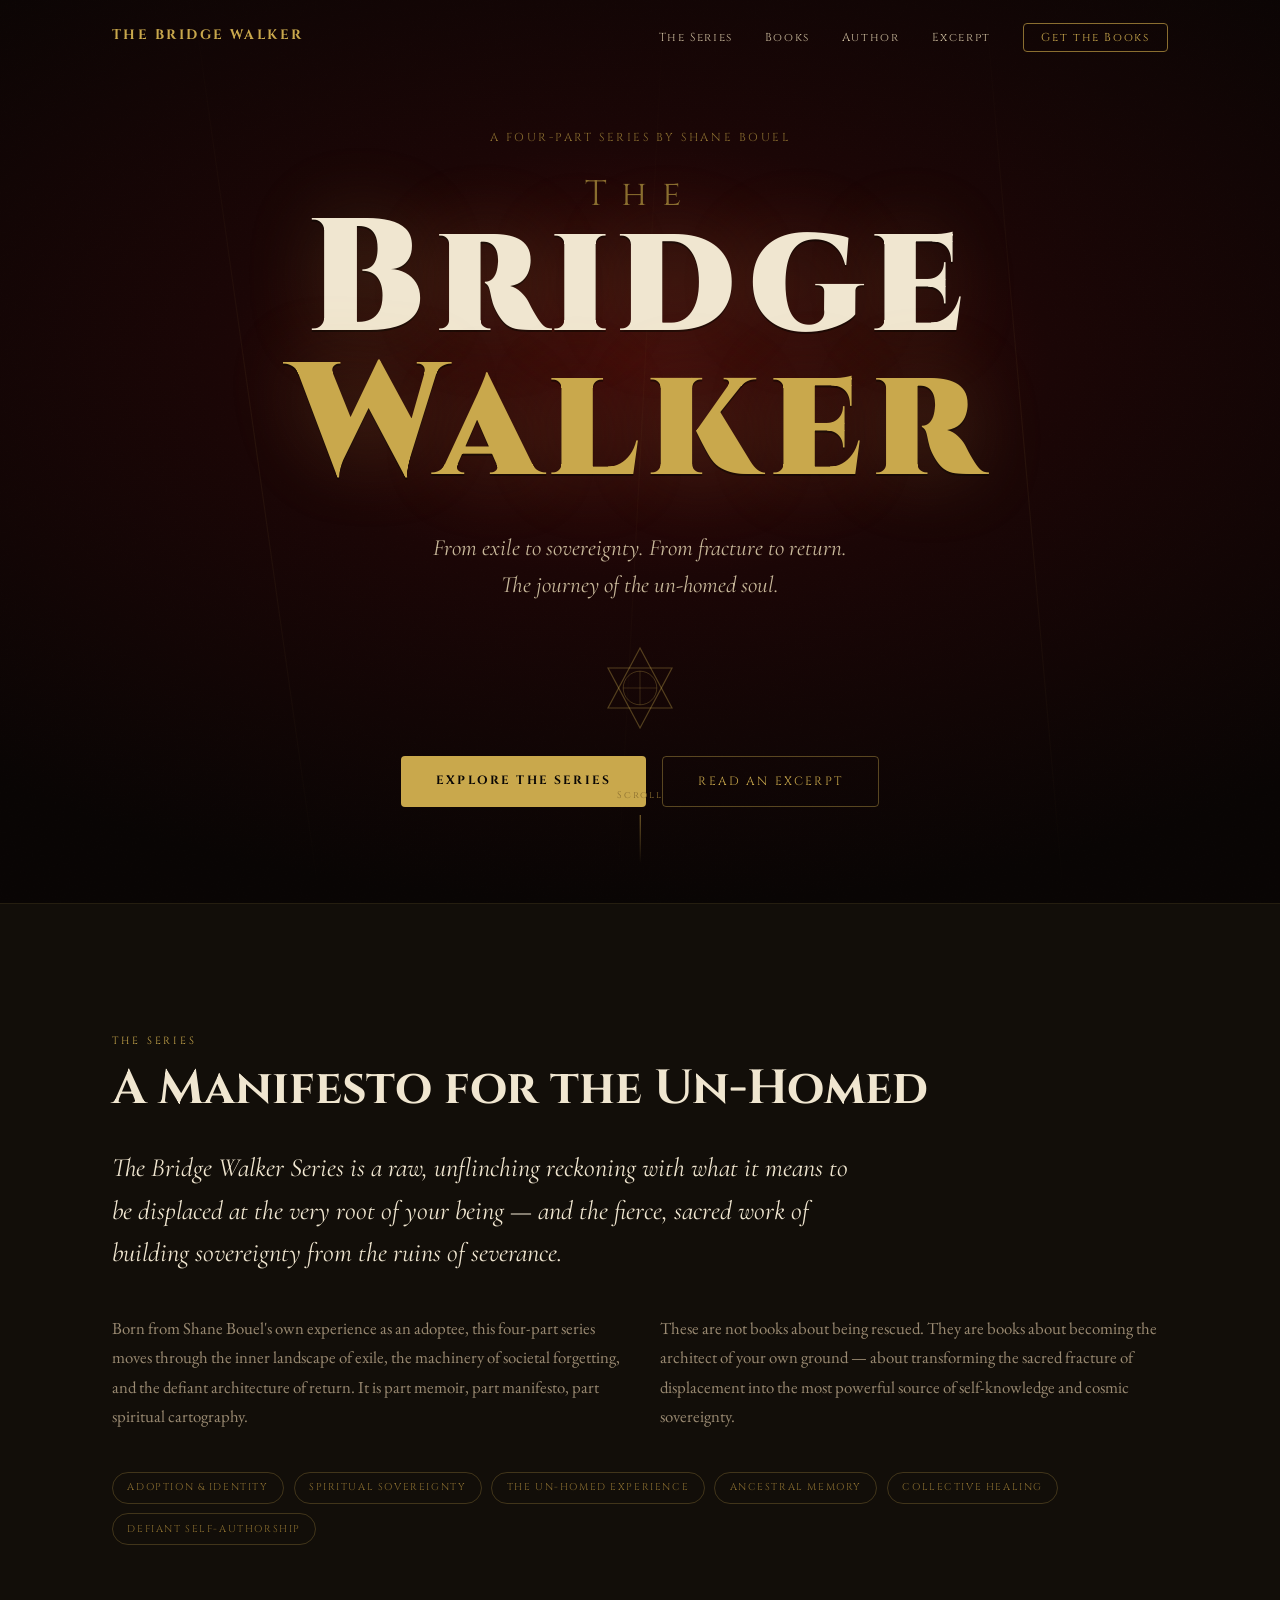
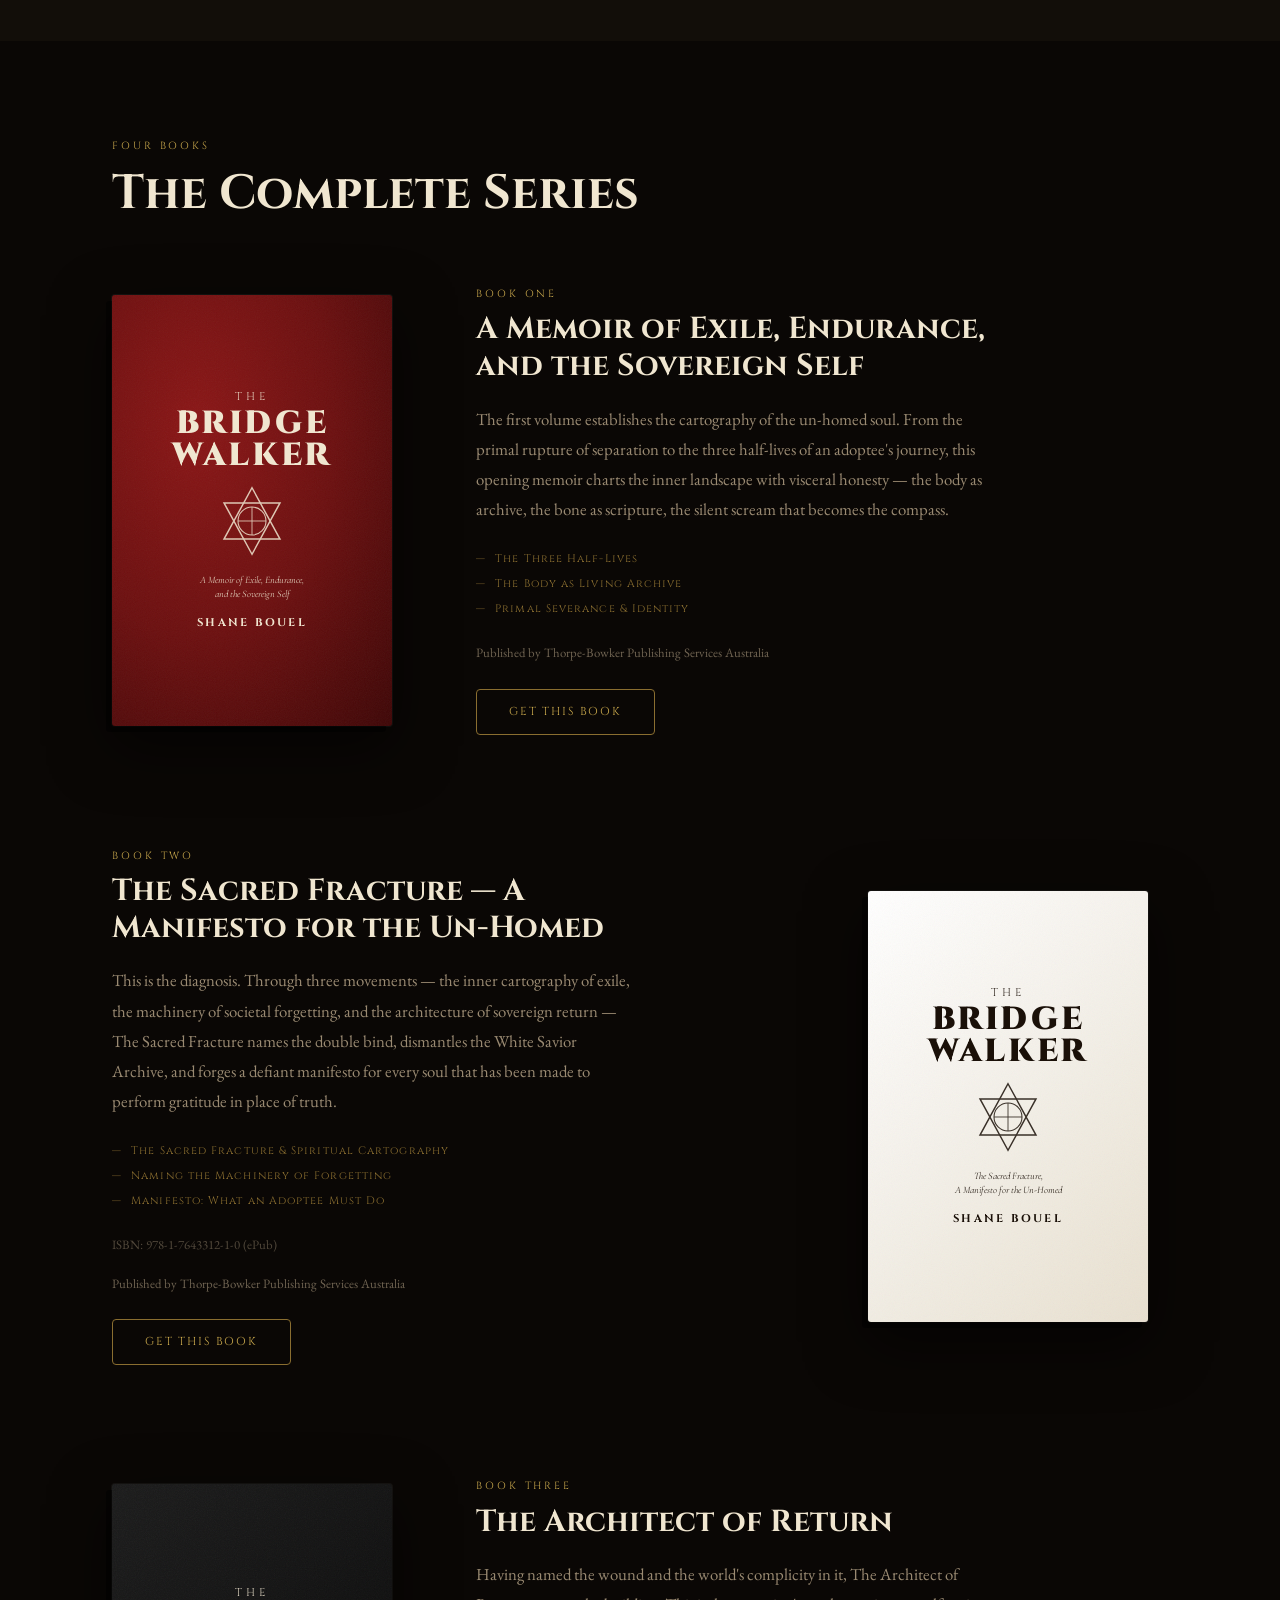
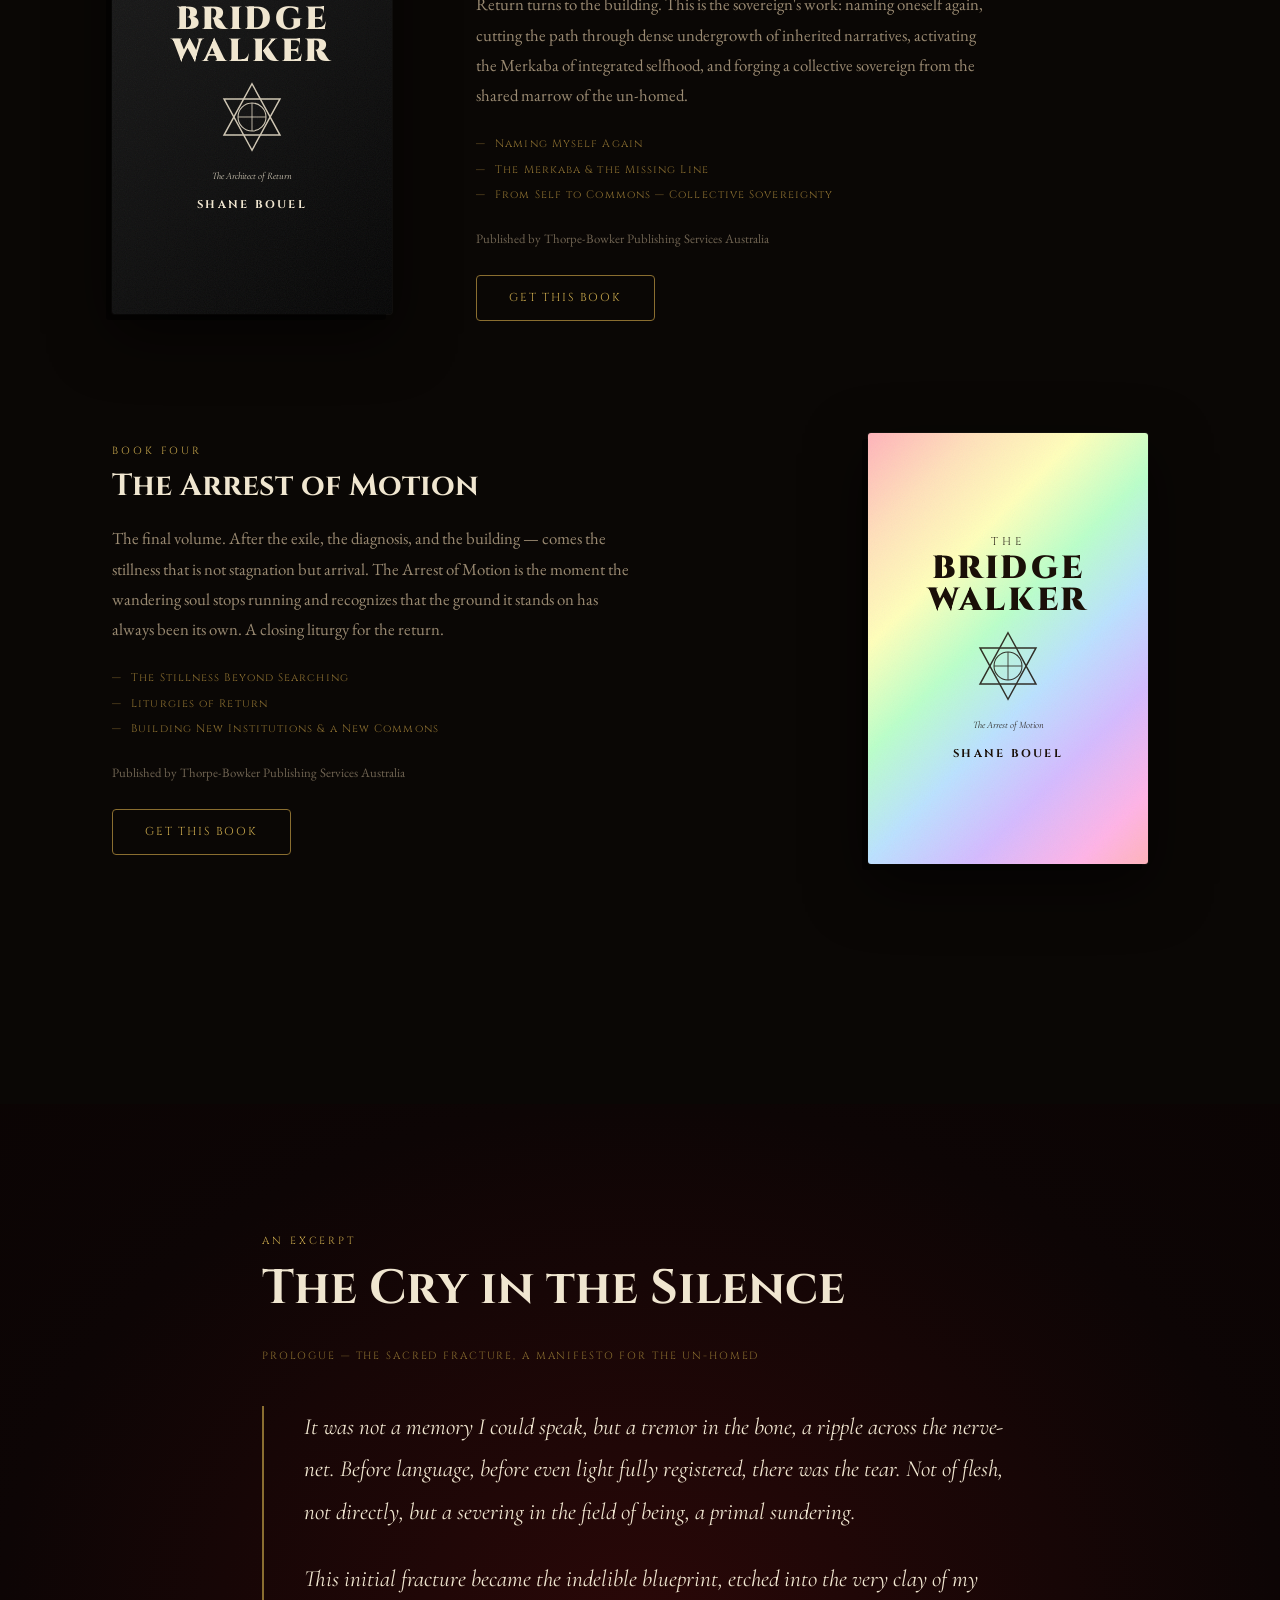
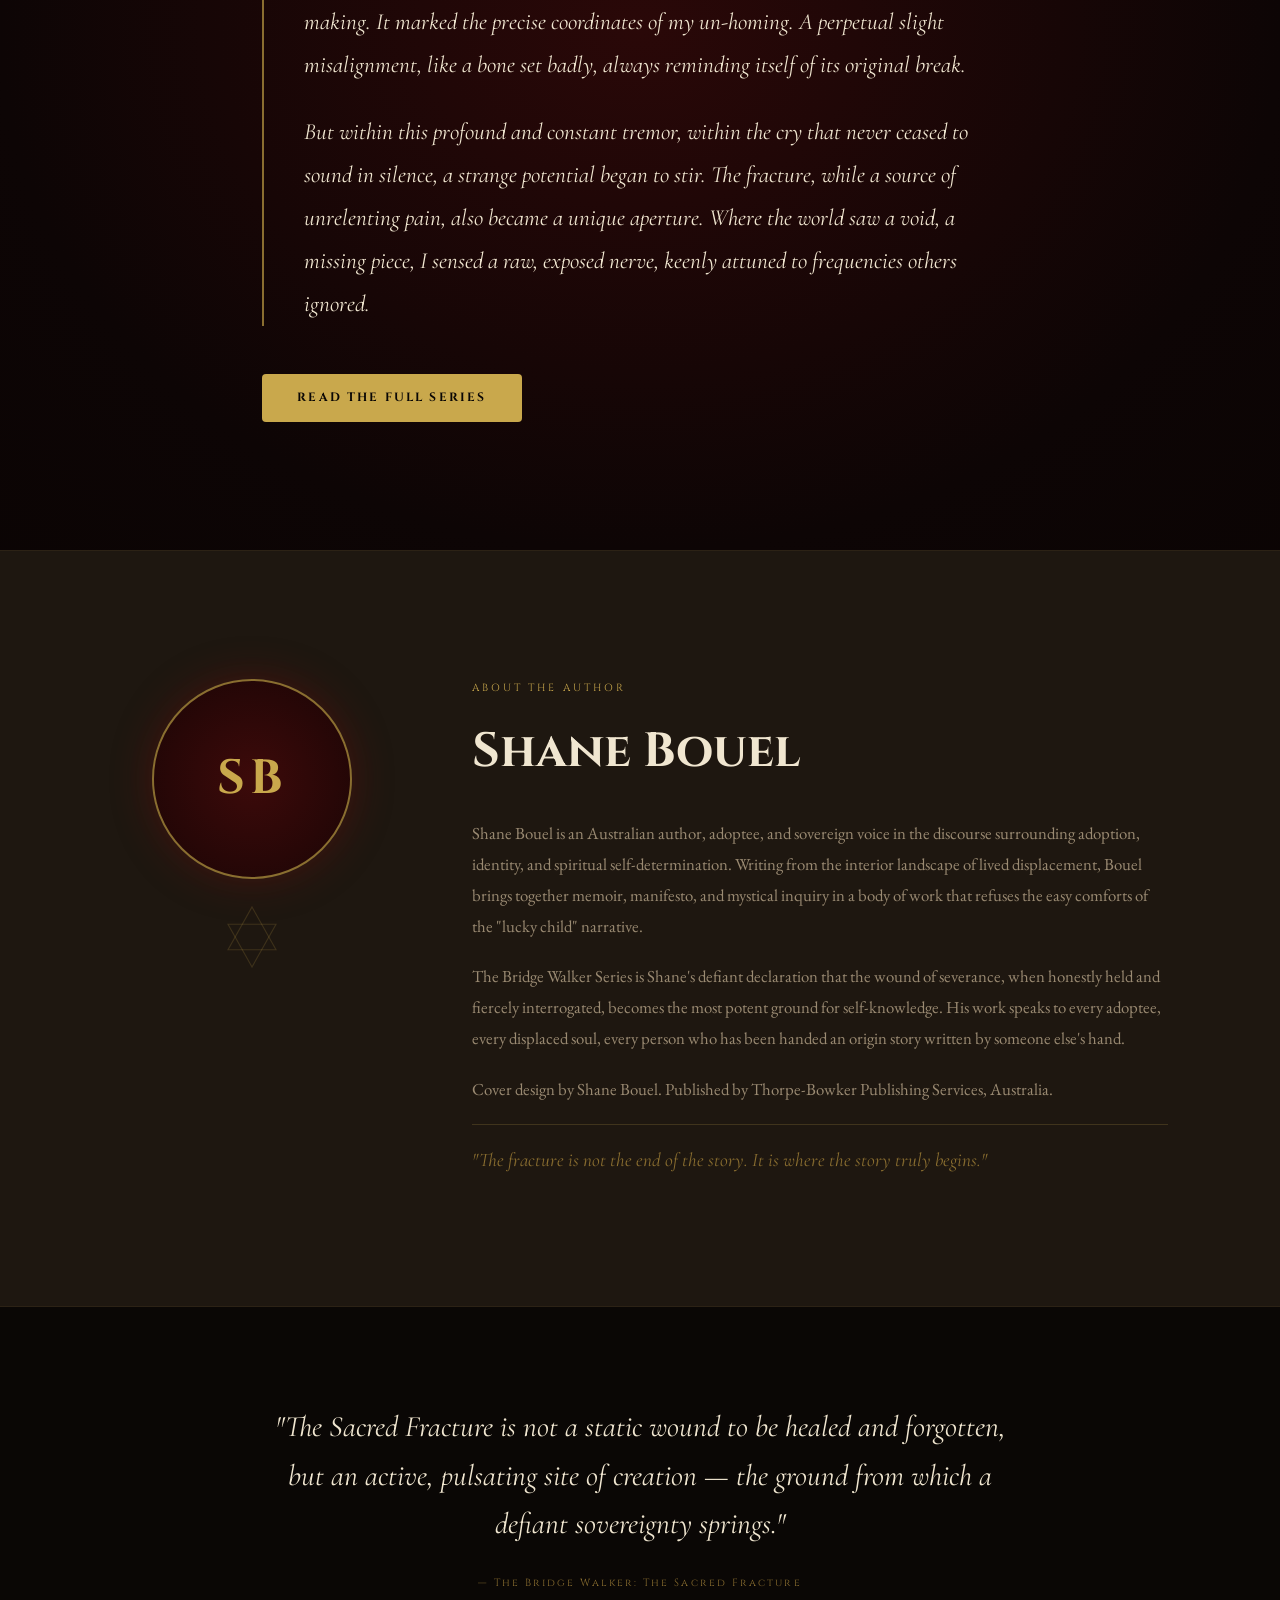
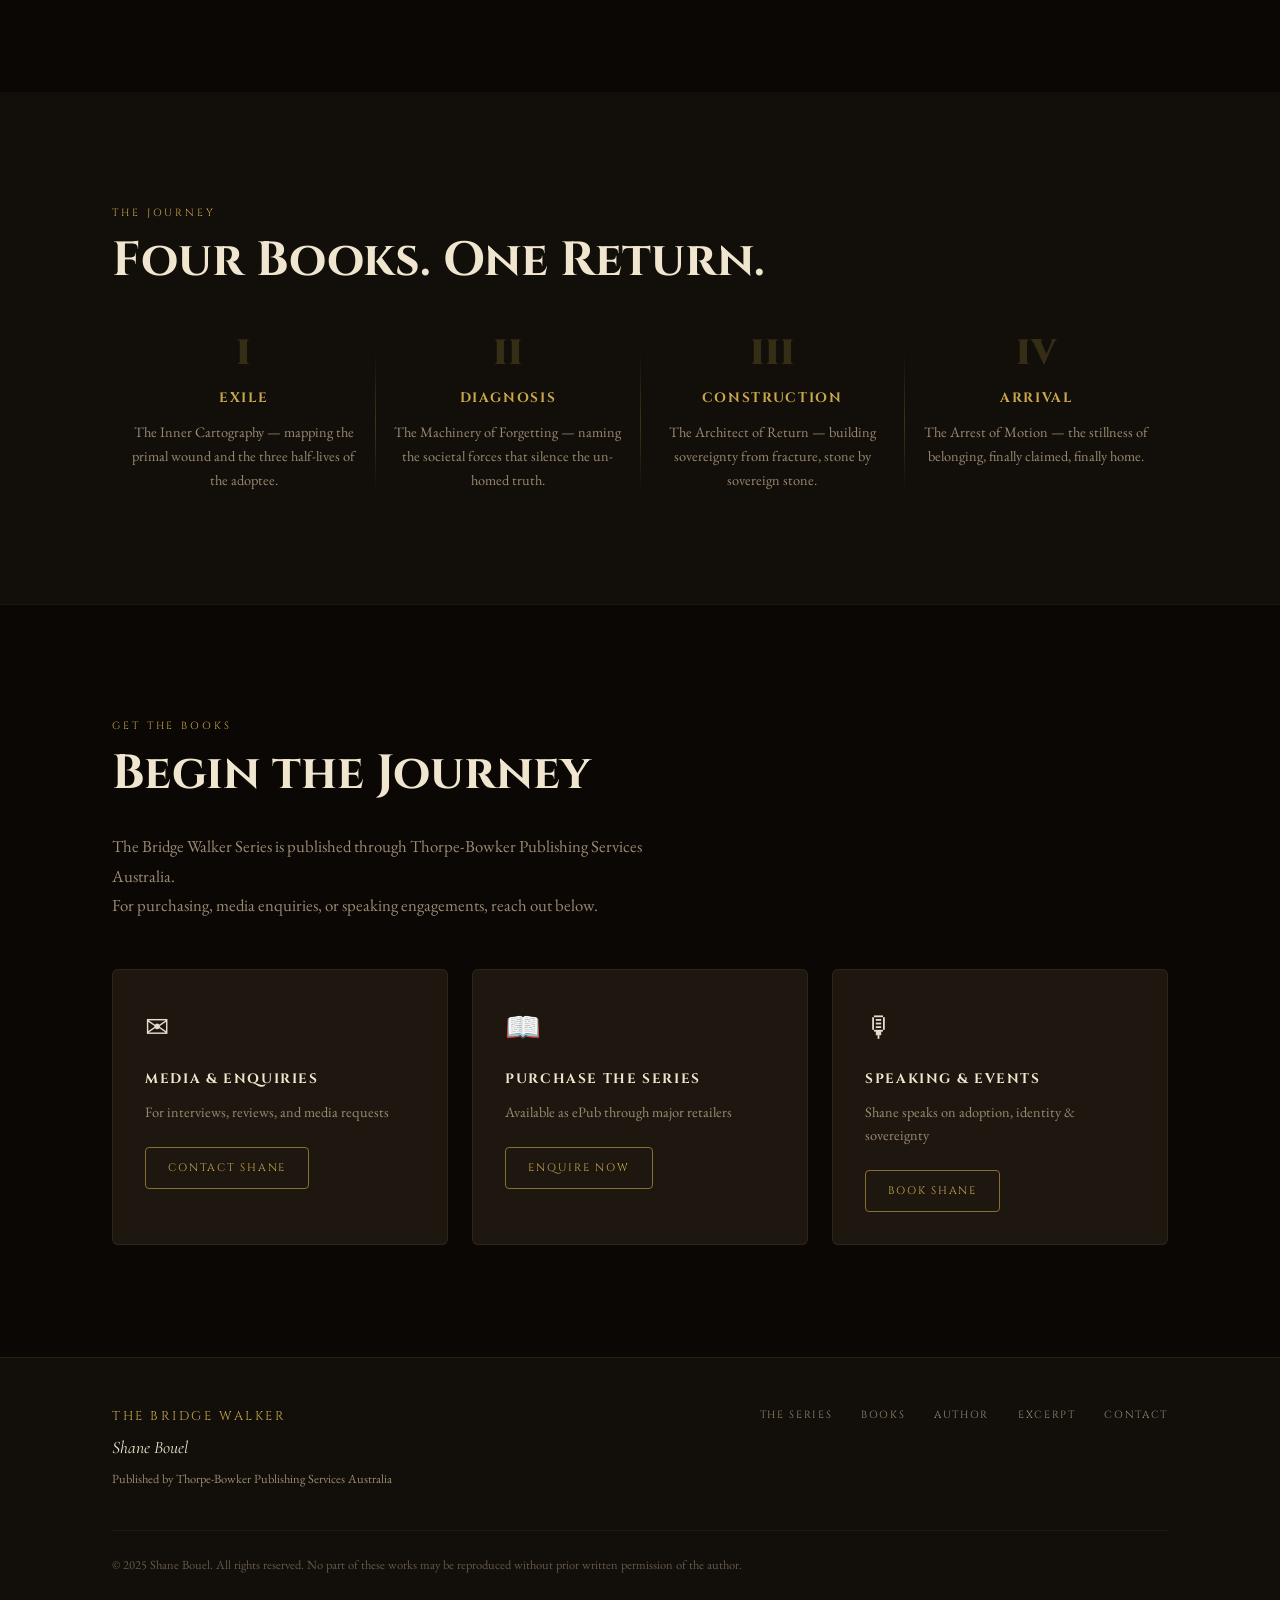
<file: index.html>
<!DOCTYPE html>
<html lang="en">
<head>
  <meta charset="UTF-8" />
  <meta name="viewport" content="width=device-width, initial-scale=1.0" />
  <title>The Bridge Walker Series — Shane Bouel</title>
  <link rel="preconnect" href="https://fonts.googleapis.com">
  <link rel="preconnect" href="https://fonts.gstatic.com" crossorigin>
  <link href="https://fonts.googleapis.com/css2?family=Cinzel:wght@400;600;700;900&family=EB+Garamond:ital,wght@0,400;0,500;1,400;1,500&family=Cormorant+Garamond:ital,wght@0,300;0,400;0,600;1,300;1,400&display=swap" rel="stylesheet">
  <link rel="stylesheet" href="style.css" />
</head>
<body>

  <!-- NAV -->
  <nav class="nav" id="nav">
    <div class="nav-inner">
      <a class="nav-logo" href="#hero">THE BRIDGE WALKER</a>
      <ul class="nav-links">
        <li><a href="#series">The Series</a></li>
        <li><a href="#books">Books</a></li>
        <li><a href="#author">Author</a></li>
        <li><a href="#excerpt">Excerpt</a></li>
        <li><a href="#contact" class="nav-cta">Get the Books</a></li>
      </ul>
      <button class="nav-hamburger" id="hamburger" aria-label="Menu">
        <span></span><span></span><span></span>
      </button>
    </div>
    <div class="nav-mobile" id="mobile-menu">
      <a href="#series">The Series</a>
      <a href="#books">Books</a>
      <a href="#author">Author</a>
      <a href="#excerpt">Excerpt</a>
      <a href="#contact">Get the Books</a>
    </div>
  </nav>

  <!-- HERO -->
  <section class="hero" id="hero">
    <div class="hero-bg">
      <div class="hero-overlay"></div>
      <div class="fracture-lines">
        <div class="fl fl1"></div>
        <div class="fl fl2"></div>
        <div class="fl fl3"></div>
      </div>
    </div>
    <div class="hero-content">
      <p class="hero-eyebrow">A Four-Part Series by Shane Bouel</p>
      <h1 class="hero-title">
        <span class="title-the">The</span>
        <span class="title-bridge">Bridge</span>
        <span class="title-walker">Walker</span>
      </h1>
      <p class="hero-tagline">
        From exile to sovereignty. From fracture to return.<br>
        The journey of the un-homed soul.
      </p>
      <div class="hero-symbol">
        <svg viewBox="0 0 200 220" xmlns="http://www.w3.org/2000/svg" class="merkaba-svg">
          <polygon points="100,10 180,160 20,160" fill="none" stroke="currentColor" stroke-width="3"/>
          <polygon points="100,210 20,60 180,60" fill="none" stroke="currentColor" stroke-width="3"/>
          <circle cx="100" cy="110" r="42" fill="none" stroke="currentColor" stroke-width="2"/>
          <line x1="100" y1="68" x2="100" y2="152" stroke="currentColor" stroke-width="1.5"/>
          <line x1="58" y1="110" x2="142" y2="110" stroke="currentColor" stroke-width="1.5"/>
        </svg>
      </div>
      <div class="hero-actions">
        <a href="#books" class="btn-primary">Explore the Series</a>
        <a href="#excerpt" class="btn-ghost">Read an Excerpt</a>
      </div>
    </div>
    <div class="hero-scroll">
      <span>Scroll</span>
      <div class="scroll-line"></div>
    </div>
  </section>

  <!-- SERIES INTRO -->
  <section class="series-intro" id="series">
    <div class="container">
      <div class="section-label">The Series</div>
      <h2 class="section-title">A Manifesto for the Un-Homed</h2>
      <div class="series-body">
        <p class="series-lead">
          The Bridge Walker Series is a raw, unflinching reckoning with what it means to be displaced at the very root of your being — and the fierce, sacred work of building sovereignty from the ruins of severance.
        </p>
        <div class="series-cols">
          <div class="series-col">
            <p>Born from Shane Bouel's own experience as an adoptee, this four-part series moves through the inner landscape of exile, the machinery of societal forgetting, and the defiant architecture of return. It is part memoir, part manifesto, part spiritual cartography.</p>
          </div>
          <div class="series-col">
            <p>These are not books about being rescued. They are books about becoming the architect of your own ground — about transforming the sacred fracture of displacement into the most powerful source of self-knowledge and cosmic sovereignty.</p>
          </div>
        </div>
        <div class="series-themes">
          <span class="theme-tag">Adoption &amp; Identity</span>
          <span class="theme-tag">Spiritual Sovereignty</span>
          <span class="theme-tag">The Un-Homed Experience</span>
          <span class="theme-tag">Ancestral Memory</span>
          <span class="theme-tag">Collective Healing</span>
          <span class="theme-tag">Defiant Self-Authorship</span>
        </div>
      </div>
    </div>
  </section>

  <!-- BOOKS -->
  <section class="books" id="books">
    <div class="container">
      <div class="section-label">Four Books</div>
      <h2 class="section-title">The Complete Series</h2>

      <!-- Book 1 -->
      <article class="book-card book-card--1" data-number="01">
        <div class="book-cover book-cover--red">
          <div class="cover-texture"></div>
          <div class="cover-content">
            <p class="cover-the">THE</p>
            <p class="cover-bridge">BRIDGE</p>
            <p class="cover-walker">WALKER</p>
            <div class="cover-symbol">
              <svg viewBox="0 0 120 130" xmlns="http://www.w3.org/2000/svg">
                <polygon points="60,8 108,96 12,96" fill="none" stroke="currentColor" stroke-width="2.5"/>
                <polygon points="60,122 12,34 108,34" fill="none" stroke="currentColor" stroke-width="2.5"/>
                <circle cx="60" cy="65" r="24" fill="none" stroke="currentColor" stroke-width="1.8"/>
                <line x1="60" y1="41" x2="60" y2="89" stroke="currentColor" stroke-width="1.5"/>
                <line x1="36" y1="65" x2="84" y2="65" stroke="currentColor" stroke-width="1.5"/>
              </svg>
            </div>
            <p class="cover-subtitle">A Memoir of Exile, Endurance,<br>and the Sovereign Self</p>
            <p class="cover-author">SHANE BOUEL</p>
          </div>
        </div>
        <div class="book-info">
          <div class="book-number">Book One</div>
          <h3 class="book-title">A Memoir of Exile, Endurance, and the Sovereign Self</h3>
          <p class="book-description">
            The first volume establishes the cartography of the un-homed soul. From the primal rupture of separation to the three half-lives of an adoptee's journey, this opening memoir charts the inner landscape with visceral honesty — the body as archive, the bone as scripture, the silent scream that becomes the compass.
          </p>
          <ul class="book-themes">
            <li>The Three Half-Lives</li>
            <li>The Body as Living Archive</li>
            <li>Primal Severance &amp; Identity</li>
          </ul>
          <div class="book-publisher">
            <span>Published by Thorpe-Bowker Publishing Services Australia</span>
          </div>
          <a href="#contact" class="btn-book">Get This Book</a>
        </div>
      </article>

      <!-- Book 2 -->
      <article class="book-card book-card--2 book-card--reverse" data-number="02">
        <div class="book-cover book-cover--white">
          <div class="cover-texture"></div>
          <div class="cover-content cover-content--dark">
            <p class="cover-the">THE</p>
            <p class="cover-bridge">BRIDGE</p>
            <p class="cover-walker">WALKER</p>
            <div class="cover-symbol">
              <svg viewBox="0 0 120 130" xmlns="http://www.w3.org/2000/svg">
                <polygon points="60,8 108,96 12,96" fill="none" stroke="currentColor" stroke-width="2.5"/>
                <polygon points="60,122 12,34 108,34" fill="none" stroke="currentColor" stroke-width="2.5"/>
                <circle cx="60" cy="65" r="24" fill="none" stroke="currentColor" stroke-width="1.8"/>
                <line x1="60" y1="41" x2="60" y2="89" stroke="currentColor" stroke-width="1.5"/>
                <line x1="36" y1="65" x2="84" y2="65" stroke="currentColor" stroke-width="1.5"/>
              </svg>
            </div>
            <p class="cover-subtitle">The Sacred Fracture,<br>A Manifesto for the Un-Homed</p>
            <p class="cover-author">SHANE BOUEL</p>
          </div>
        </div>
        <div class="book-info">
          <div class="book-number">Book Two</div>
          <h3 class="book-title">The Sacred Fracture — A Manifesto for the Un-Homed</h3>
          <p class="book-description">
            This is the diagnosis. Through three movements — the inner cartography of exile, the machinery of societal forgetting, and the architecture of sovereign return — The Sacred Fracture names the double bind, dismantles the White Savior Archive, and forges a defiant manifesto for every soul that has been made to perform gratitude in place of truth.
          </p>
          <ul class="book-themes">
            <li>The Sacred Fracture &amp; Spiritual Cartography</li>
            <li>Naming the Machinery of Forgetting</li>
            <li>Manifesto: What an Adoptee Must Do</li>
          </ul>
          <div class="book-meta">
            <span class="book-isbn">ISBN: 978-1-7643312-1-0 (ePub)</span>
          </div>
          <div class="book-publisher">
            <span>Published by Thorpe-Bowker Publishing Services Australia</span>
          </div>
          <a href="#contact" class="btn-book">Get This Book</a>
        </div>
      </article>

      <!-- Book 3 -->
      <article class="book-card book-card--3" data-number="03">
        <div class="book-cover book-cover--black">
          <div class="cover-texture"></div>
          <div class="cover-content">
            <p class="cover-the">THE</p>
            <p class="cover-bridge">BRIDGE</p>
            <p class="cover-walker">WALKER</p>
            <div class="cover-symbol">
              <svg viewBox="0 0 120 130" xmlns="http://www.w3.org/2000/svg">
                <polygon points="60,8 108,96 12,96" fill="none" stroke="currentColor" stroke-width="2.5"/>
                <polygon points="60,122 12,34 108,34" fill="none" stroke="currentColor" stroke-width="2.5"/>
                <circle cx="60" cy="65" r="24" fill="none" stroke="currentColor" stroke-width="1.8"/>
                <line x1="60" y1="41" x2="60" y2="89" stroke="currentColor" stroke-width="1.5"/>
                <line x1="36" y1="65" x2="84" y2="65" stroke="currentColor" stroke-width="1.5"/>
              </svg>
            </div>
            <p class="cover-subtitle">The Architect of Return</p>
            <p class="cover-author">SHANE BOUEL</p>
          </div>
        </div>
        <div class="book-info">
          <div class="book-number">Book Three</div>
          <h3 class="book-title">The Architect of Return</h3>
          <p class="book-description">
            Having named the wound and the world's complicity in it, The Architect of Return turns to the building. This is the sovereign's work: naming oneself again, cutting the path through dense undergrowth of inherited narratives, activating the Merkaba of integrated selfhood, and forging a collective sovereign from the shared marrow of the un-homed.
          </p>
          <ul class="book-themes">
            <li>Naming Myself Again</li>
            <li>The Merkaba &amp; the Missing Line</li>
            <li>From Self to Commons — Collective Sovereignty</li>
          </ul>
          <div class="book-publisher">
            <span>Published by Thorpe-Bowker Publishing Services Australia</span>
          </div>
          <a href="#contact" class="btn-book">Get This Book</a>
        </div>
      </article>

      <!-- Book 4 -->
      <article class="book-card book-card--4 book-card--reverse" data-number="04">
        <div class="book-cover book-cover--rainbow">
          <div class="cover-texture"></div>
          <div class="cover-content cover-content--dark">
            <p class="cover-the">THE</p>
            <p class="cover-bridge">BRIDGE</p>
            <p class="cover-walker">WALKER</p>
            <div class="cover-symbol">
              <svg viewBox="0 0 120 130" xmlns="http://www.w3.org/2000/svg">
                <polygon points="60,8 108,96 12,96" fill="none" stroke="currentColor" stroke-width="2.5"/>
                <polygon points="60,122 12,34 108,34" fill="none" stroke="currentColor" stroke-width="2.5"/>
                <circle cx="60" cy="65" r="24" fill="none" stroke="currentColor" stroke-width="1.8"/>
                <line x1="60" y1="41" x2="60" y2="89" stroke="currentColor" stroke-width="1.5"/>
                <line x1="36" y1="65" x2="84" y2="65" stroke="currentColor" stroke-width="1.5"/>
              </svg>
            </div>
            <p class="cover-subtitle">The Arrest of Motion</p>
            <p class="cover-author">SHANE BOUEL</p>
          </div>
        </div>
        <div class="book-info">
          <div class="book-number">Book Four</div>
          <h3 class="book-title">The Arrest of Motion</h3>
          <p class="book-description">
            The final volume. After the exile, the diagnosis, and the building — comes the stillness that is not stagnation but arrival. The Arrest of Motion is the moment the wandering soul stops running and recognizes that the ground it stands on has always been its own. A closing liturgy for the return.
          </p>
          <ul class="book-themes">
            <li>The Stillness Beyond Searching</li>
            <li>Liturgies of Return</li>
            <li>Building New Institutions &amp; a New Commons</li>
          </ul>
          <div class="book-publisher">
            <span>Published by Thorpe-Bowker Publishing Services Australia</span>
          </div>
          <a href="#contact" class="btn-book">Get This Book</a>
        </div>
      </article>

    </div>
  </section>

  <!-- EXCERPT -->
  <section class="excerpt" id="excerpt">
    <div class="excerpt-bg"></div>
    <div class="container">
      <div class="section-label">An Excerpt</div>
      <h2 class="section-title">The Cry in the Silence</h2>
      <div class="excerpt-source">Prologue — The Sacred Fracture, A Manifesto for the Un-Homed</div>
      <blockquote class="excerpt-text">
        <p>It was not a memory I could speak, but a tremor in the bone, a ripple across the nerve-net. Before language, before even light fully registered, there was the tear. Not of flesh, not directly, but a severing in the field of being, a primal sundering.</p>
        <p>This initial fracture became the indelible blueprint, etched into the very clay of my making. It marked the precise coordinates of my un-homing. A perpetual slight misalignment, like a bone set badly, always reminding itself of its original break.</p>
        <p>But within this profound and constant tremor, within the cry that never ceased to sound in silence, a strange potential began to stir. The fracture, while a source of unrelenting pain, also became a unique aperture. Where the world saw a void, a missing piece, I sensed a raw, exposed nerve, keenly attuned to frequencies others ignored.</p>
      </blockquote>
      <a href="#contact" class="btn-primary">Read the Full Series</a>
    </div>
  </section>

  <!-- AUTHOR -->
  <section class="author" id="author">
    <div class="container">
      <div class="author-inner">
        <div class="author-portrait">
          <div class="portrait-frame">
            <div class="portrait-initials">SB</div>
          </div>
          <div class="author-symbol">
            <svg viewBox="0 0 80 90" xmlns="http://www.w3.org/2000/svg">
              <polygon points="40,5 72,62 8,62" fill="none" stroke="currentColor" stroke-width="1.5" opacity="0.6"/>
              <polygon points="40,85 8,28 72,28" fill="none" stroke="currentColor" stroke-width="1.5" opacity="0.6"/>
            </svg>
          </div>
        </div>
        <div class="author-bio">
          <div class="section-label">About the Author</div>
          <h2 class="author-name">Shane Bouel</h2>
          <p class="author-text">
            Shane Bouel is an Australian author, adoptee, and sovereign voice in the discourse surrounding adoption, identity, and spiritual self-determination. Writing from the interior landscape of lived displacement, Bouel brings together memoir, manifesto, and mystical inquiry in a body of work that refuses the easy comforts of the "lucky child" narrative.
          </p>
          <p class="author-text">
            The Bridge Walker Series is Shane's defiant declaration that the wound of severance, when honestly held and fiercely interrogated, becomes the most potent ground for self-knowledge. His work speaks to every adoptee, every displaced soul, every person who has been handed an origin story written by someone else's hand.
          </p>
          <p class="author-text">
            Cover design by Shane Bouel. Published by Thorpe-Bowker Publishing Services, Australia.
          </p>
          <div class="author-quote">
            "The fracture is not the end of the story. It is where the story truly begins."
          </div>
        </div>
      </div>
    </div>
  </section>

  <!-- TESTIMONIAL / PULL QUOTE -->
  <section class="pull-quote">
    <div class="container">
      <blockquote class="pq-text">
        "The Sacred Fracture is not a static wound to be healed and forgotten, but an active, pulsating site of creation — the ground from which a defiant sovereignty springs."
      </blockquote>
      <cite class="pq-cite">— The Bridge Walker: The Sacred Fracture</cite>
    </div>
  </section>

  <!-- SERIES TIMELINE -->
  <section class="timeline">
    <div class="container">
      <div class="section-label">The Journey</div>
      <h2 class="section-title">Four Books. One Return.</h2>
      <div class="timeline-track">
        <div class="tl-item">
          <div class="tl-number">I</div>
          <div class="tl-content">
            <h4>Exile</h4>
            <p>The Inner Cartography — mapping the primal wound and the three half-lives of the adoptee.</p>
          </div>
        </div>
        <div class="tl-connector"></div>
        <div class="tl-item">
          <div class="tl-number">II</div>
          <div class="tl-content">
            <h4>Diagnosis</h4>
            <p>The Machinery of Forgetting — naming the societal forces that silence the un-homed truth.</p>
          </div>
        </div>
        <div class="tl-connector"></div>
        <div class="tl-item">
          <div class="tl-number">III</div>
          <div class="tl-content">
            <h4>Construction</h4>
            <p>The Architect of Return — building sovereignty from fracture, stone by sovereign stone.</p>
          </div>
        </div>
        <div class="tl-connector"></div>
        <div class="tl-item">
          <div class="tl-number">IV</div>
          <div class="tl-content">
            <h4>Arrival</h4>
            <p>The Arrest of Motion — the stillness of belonging, finally claimed, finally home.</p>
          </div>
        </div>
      </div>
    </div>
  </section>

  <!-- CONTACT / GET BOOKS -->
  <section class="contact" id="contact">
    <div class="container">
      <div class="section-label">Get the Books</div>
      <h2 class="section-title">Begin the Journey</h2>
      <p class="contact-sub">
        The Bridge Walker Series is published through Thorpe-Bowker Publishing Services Australia.<br>
        For purchasing, media enquiries, or speaking engagements, reach out below.
      </p>
      <div class="contact-cards">
        <div class="contact-card">
          <div class="cc-icon">✉</div>
          <h4>Media &amp; Enquiries</h4>
          <p>For interviews, reviews, and media requests</p>
          <a href="mailto:sbouel72@gmail.com" class="btn-outline">Contact Shane</a>
        </div>
        <div class="contact-card">
          <div class="cc-icon">📖</div>
          <h4>Purchase the Series</h4>
          <p>Available as ePub through major retailers</p>
          <a href="mailto:sbouel72@gmail.com?subject=Bridge Walker Series - Purchase Enquiry" class="btn-outline">Enquire Now</a>
        </div>
        <div class="contact-card">
          <div class="cc-icon">🎙</div>
          <h4>Speaking &amp; Events</h4>
          <p>Shane speaks on adoption, identity &amp; sovereignty</p>
          <a href="mailto:sbouel72@gmail.com?subject=Speaking Enquiry - Shane Bouel" class="btn-outline">Book Shane</a>
        </div>
      </div>
    </div>
  </section>

  <!-- FOOTER -->
  <footer class="footer">
    <div class="container">
      <div class="footer-inner">
        <div class="footer-brand">
          <p class="footer-title">THE BRIDGE WALKER</p>
          <p class="footer-author">Shane Bouel</p>
          <p class="footer-pub">Published by Thorpe-Bowker Publishing Services Australia</p>
        </div>
        <div class="footer-links">
          <a href="#series">The Series</a>
          <a href="#books">Books</a>
          <a href="#author">Author</a>
          <a href="#excerpt">Excerpt</a>
          <a href="#contact">Contact</a>
        </div>
      </div>
      <div class="footer-bottom">
        <p>© 2025 Shane Bouel. All rights reserved. No part of these works may be reproduced without prior written permission of the author.</p>
      </div>
    </div>
  </footer>

  <script src="script.js"></script>
</body>
</html>
</file>
<file: style.css>
/* ── Reset & Root ─────────────────────────────────────────────────────── */
*, *::before, *::after { box-sizing: border-box; margin: 0; padding: 0; }

:root {
  --crimson:      #7a0d0d;
  --crimson-dark: #4a0606;
  --crimson-mid:  #9b1515;
  --gold:         #c9a84c;
  --gold-light:   #e8c97a;
  --gold-dim:     #8a6e30;
  --cream:        #f0e6d0;
  --cream-dim:    #c8b89a;
  --black:        #0a0705;
  --dark:         #120e09;
  --dark-mid:     #1e1710;
  --dark-light:   #2a2018;
  --text:         #e8dcc8;
  --text-dim:     #9a8a72;
  --white:        #f7f0e4;
  --font-title:   'Cinzel', serif;
  --font-body:    'EB Garamond', serif;
  --font-display: 'Cormorant Garamond', serif;
  --radius:       4px;
  --transition:   0.35s cubic-bezier(0.4, 0, 0.2, 1);
}

html { scroll-behavior: smooth; font-size: 16px; }

body {
  background: var(--black);
  color: var(--text);
  font-family: var(--font-body);
  font-size: 1.1rem;
  line-height: 1.75;
  overflow-x: hidden;
}

a { color: inherit; text-decoration: none; }
img { max-width: 100%; display: block; }

/* ── Container ────────────────────────────────────────────────────────── */
.container {
  max-width: 1120px;
  margin: 0 auto;
  padding: 0 2rem;
}

/* ── Navigation ───────────────────────────────────────────────────────── */
.nav {
  position: fixed;
  top: 0; left: 0; right: 0;
  z-index: 100;
  background: transparent;
  transition: background var(--transition), box-shadow var(--transition);
}
.nav.scrolled {
  background: rgba(10, 7, 5, 0.95);
  box-shadow: 0 1px 0 rgba(201,168,76,0.15);
  backdrop-filter: blur(12px);
}
.nav-inner {
  max-width: 1120px;
  margin: 0 auto;
  padding: 1.25rem 2rem;
  display: flex;
  align-items: center;
  justify-content: space-between;
  gap: 2rem;
}
.nav-logo {
  font-family: var(--font-title);
  font-size: 0.85rem;
  letter-spacing: 0.18em;
  color: var(--gold);
  font-weight: 700;
  white-space: nowrap;
}
.nav-links {
  display: flex;
  list-style: none;
  gap: 2rem;
  align-items: center;
}
.nav-links a {
  font-family: var(--font-title);
  font-size: 0.72rem;
  letter-spacing: 0.14em;
  color: var(--cream-dim);
  transition: color var(--transition);
}
.nav-links a:hover { color: var(--gold); }
.nav-cta {
  border: 1px solid var(--gold-dim) !important;
  padding: 0.4rem 1.1rem;
  border-radius: var(--radius);
  color: var(--gold) !important;
}
.nav-cta:hover { background: rgba(201,168,76,0.1); }
.nav-hamburger {
  display: none;
  background: none;
  border: none;
  cursor: pointer;
  flex-direction: column;
  gap: 5px;
  padding: 4px;
}
.nav-hamburger span {
  display: block;
  width: 22px;
  height: 1.5px;
  background: var(--gold);
  transition: var(--transition);
}
.nav-mobile {
  display: none;
  flex-direction: column;
  background: rgba(10,7,5,0.97);
  padding: 1.5rem 2rem;
  gap: 1.2rem;
  border-top: 1px solid rgba(201,168,76,0.12);
}
.nav-mobile a {
  font-family: var(--font-title);
  font-size: 0.82rem;
  letter-spacing: 0.14em;
  color: var(--cream-dim);
}
.nav-mobile.open { display: flex; }

/* ── Hero ─────────────────────────────────────────────────────────────── */
.hero {
  position: relative;
  min-height: 100vh;
  display: flex;
  align-items: center;
  justify-content: center;
  overflow: hidden;
}
.hero-bg {
  position: absolute;
  inset: 0;
  background:
    radial-gradient(ellipse 80% 60% at 50% 40%, #3d0a0a 0%, #1a0505 40%, #080403 100%);
}
.hero-overlay {
  position: absolute;
  inset: 0;
  background: url("data:image/svg+xml,%3Csvg xmlns='http://www.w3.org/2000/svg' width='300' height='300'%3E%3Cfilter id='n'%3E%3CfeTurbulence type='fractalNoise' baseFrequency='0.65' numOctaves='3' stitchTiles='stitch'/%3E%3C/filter%3E%3Crect width='300' height='300' filter='url(%23n)' opacity='0.04'/%3E%3C/svg%3E");
  opacity: 0.3;
}
.fracture-lines {
  position: absolute;
  inset: 0;
  pointer-events: none;
}
.fl {
  position: absolute;
  background: linear-gradient(to bottom, transparent, rgba(201,168,76,0.08), transparent);
  width: 1px;
}
.fl1 { left: 20%; height: 100%; top: 0; transform: rotate(-8deg); }
.fl2 { left: 50%; height: 100%; top: 0; transform: rotate(3deg); opacity: 0.5; }
.fl3 { left: 80%; height: 100%; top: 0; transform: rotate(-5deg); }

.hero-content {
  position: relative;
  z-index: 2;
  text-align: center;
  padding: 8rem 2rem 6rem;
  max-width: 860px;
}
.hero-eyebrow {
  font-family: var(--font-title);
  font-size: 0.72rem;
  letter-spacing: 0.22em;
  color: var(--gold-dim);
  text-transform: uppercase;
  margin-bottom: 2rem;
}
.hero-title {
  display: flex;
  flex-direction: column;
  align-items: center;
  line-height: 0.85;
  margin-bottom: 2rem;
}
.title-the {
  font-family: var(--font-title);
  font-size: clamp(1.4rem, 4vw, 2.2rem);
  letter-spacing: 0.4em;
  color: var(--gold-dim);
  font-weight: 400;
}
.title-bridge,
.title-walker {
  font-family: var(--font-title);
  font-size: clamp(4rem, 14vw, 10rem);
  font-weight: 900;
  color: var(--cream);
  letter-spacing: 0.06em;
  text-shadow:
    0 0 80px rgba(201,168,76,0.2),
    0 2px 0 rgba(0,0,0,0.5);
  line-height: 0.9;
}
.title-walker { color: var(--gold); }

.hero-symbol {
  width: 80px;
  height: 88px;
  margin: 1.5rem auto;
  color: rgba(201,168,76,0.35);
}
.hero-symbol svg { width: 100%; height: 100%; }

.hero-tagline {
  font-family: var(--font-display);
  font-size: clamp(1.1rem, 2.5vw, 1.45rem);
  font-style: italic;
  color: var(--cream-dim);
  margin-bottom: 2.5rem;
  line-height: 1.6;
}
.hero-actions {
  display: flex;
  gap: 1rem;
  justify-content: center;
  flex-wrap: wrap;
}
.btn-primary {
  display: inline-block;
  font-family: var(--font-title);
  font-size: 0.75rem;
  letter-spacing: 0.18em;
  text-transform: uppercase;
  padding: 0.85rem 2.2rem;
  background: var(--gold);
  color: var(--black);
  border-radius: var(--radius);
  transition: var(--transition);
  font-weight: 700;
}
.btn-primary:hover {
  background: var(--gold-light);
  transform: translateY(-2px);
  box-shadow: 0 8px 24px rgba(201,168,76,0.3);
}
.btn-ghost {
  display: inline-block;
  font-family: var(--font-title);
  font-size: 0.75rem;
  letter-spacing: 0.18em;
  text-transform: uppercase;
  padding: 0.85rem 2.2rem;
  border: 1px solid rgba(201,168,76,0.4);
  color: var(--gold);
  border-radius: var(--radius);
  transition: var(--transition);
}
.btn-ghost:hover {
  border-color: var(--gold);
  background: rgba(201,168,76,0.08);
}

.hero-scroll {
  position: absolute;
  bottom: 2.5rem;
  left: 50%;
  transform: translateX(-50%);
  display: flex;
  flex-direction: column;
  align-items: center;
  gap: 0.6rem;
  z-index: 2;
}
.hero-scroll span {
  font-family: var(--font-title);
  font-size: 0.6rem;
  letter-spacing: 0.2em;
  color: var(--gold-dim);
}
.scroll-line {
  width: 1px;
  height: 48px;
  background: linear-gradient(to bottom, var(--gold-dim), transparent);
  animation: scrollPulse 2s ease-in-out infinite;
}
@keyframes scrollPulse {
  0%, 100% { opacity: 0.4; transform: scaleY(1); }
  50% { opacity: 1; transform: scaleY(1.1); }
}

/* ── Section Labels & Titles ──────────────────────────────────────────── */
.section-label {
  font-family: var(--font-title);
  font-size: 0.65rem;
  letter-spacing: 0.28em;
  text-transform: uppercase;
  color: var(--gold);
  margin-bottom: 0.8rem;
}
.section-title {
  font-family: var(--font-title);
  font-size: clamp(1.8rem, 4vw, 3rem);
  color: var(--cream);
  font-weight: 700;
  line-height: 1.1;
  margin-bottom: 2rem;
}

/* ── Series Intro ─────────────────────────────────────────────────────── */
.series-intro {
  padding: 8rem 0 6rem;
  background: var(--dark);
  border-top: 1px solid rgba(201,168,76,0.1);
}
.series-lead {
  font-family: var(--font-display);
  font-size: clamp(1.25rem, 2.5vw, 1.65rem);
  font-style: italic;
  color: var(--cream);
  line-height: 1.6;
  max-width: 760px;
  margin-bottom: 2.5rem;
}
.series-cols {
  display: grid;
  grid-template-columns: 1fr 1fr;
  gap: 2.5rem;
  margin-bottom: 2.5rem;
}
.series-col p {
  color: var(--text-dim);
  font-size: 1.05rem;
}
.series-themes {
  display: flex;
  flex-wrap: wrap;
  gap: 0.6rem;
}
.theme-tag {
  font-family: var(--font-title);
  font-size: 0.62rem;
  letter-spacing: 0.16em;
  text-transform: uppercase;
  padding: 0.4rem 0.9rem;
  border: 1px solid rgba(201,168,76,0.25);
  color: var(--gold-dim);
  border-radius: 100px;
}

/* ── Books ────────────────────────────────────────────────────────────── */
.books {
  padding: 6rem 0 8rem;
  background: var(--black);
}
.books .section-title { margin-bottom: 4rem; }

.book-card {
  display: grid;
  grid-template-columns: 300px 1fr;
  gap: 4rem;
  align-items: center;
  margin-bottom: 7rem;
  position: relative;
}
.book-card--reverse {
  grid-template-columns: 1fr 300px;
}
.book-card--reverse .book-cover {
  order: 2;
}
.book-card--reverse .book-info {
  order: 1;
}

/* Book covers */
.book-cover {
  position: relative;
  width: 280px;
  aspect-ratio: 0.65 / 1;
  border-radius: 3px;
  overflow: hidden;
  box-shadow:
    -6px 6px 0 rgba(0,0,0,0.5),
    0 20px 60px rgba(0,0,0,0.6),
    0 0 0 1px rgba(255,255,255,0.05);
  transition: transform var(--transition), box-shadow var(--transition);
  cursor: default;
  flex-shrink: 0;
}
.book-cover:hover {
  transform: translateY(-8px) rotate(-1deg);
  box-shadow:
    -8px 12px 0 rgba(0,0,0,0.5),
    0 30px 80px rgba(0,0,0,0.7),
    0 0 0 1px rgba(255,255,255,0.08);
}
.book-cover--red {
  background: #6b0e0e;
  background-image:
    radial-gradient(ellipse at 30% 30%, #8a1515 0%, #6b0e0e 50%, #3d0505 100%);
}
.book-cover--white {
  background: #f0ece4;
  background-image: linear-gradient(135deg, #ffffff 0%, #e8e0d0 100%);
}
.book-cover--black {
  background: #0a0a0a;
  background-image: linear-gradient(135deg, #1a1a1a 0%, #050505 100%);
}
.book-cover--rainbow {
  background: linear-gradient(135deg,
    #ffb3ba 0%,
    #ffdfba 15%,
    #ffffba 30%,
    #baffc9 45%,
    #bae1ff 60%,
    #d4baff 75%,
    #ffb3e6 90%,
    #ffb3ba 100%
  );
}
.cover-texture {
  position: absolute;
  inset: 0;
  background: url("data:image/svg+xml,%3Csvg xmlns='http://www.w3.org/2000/svg' width='200' height='200'%3E%3Cfilter id='n'%3E%3CfeTurbulence type='fractalNoise' baseFrequency='0.9' numOctaves='4' stitchTiles='stitch'/%3E%3C/filter%3E%3Crect width='200' height='200' filter='url(%23n)' opacity='0.06'/%3E%3C/svg%3E");
  pointer-events: none;
}
.cover-content {
  position: relative;
  z-index: 1;
  display: flex;
  flex-direction: column;
  align-items: center;
  justify-content: center;
  height: 100%;
  padding: 1.5rem 1rem;
  color: #f0e6d0;
  text-align: center;
}
.cover-content--dark {
  color: #1a1008;
}
.cover-the {
  font-family: var(--font-title);
  font-size: 0.7rem;
  letter-spacing: 0.35em;
  margin-bottom: 0.1rem;
  opacity: 0.85;
}
.cover-bridge,
.cover-walker {
  font-family: var(--font-title);
  font-weight: 900;
  font-size: 2rem;
  letter-spacing: 0.08em;
  line-height: 1;
  margin: 0;
}
.cover-symbol {
  width: 70px;
  height: 78px;
  margin: 0.6rem 0;
  opacity: 0.85;
}
.cover-symbol svg { width: 100%; height: 100%; }
.cover-subtitle {
  font-family: var(--font-display);
  font-style: italic;
  font-size: 0.62rem;
  line-height: 1.4;
  margin: 0.3rem 0;
  opacity: 0.9;
}
.cover-author {
  font-family: var(--font-title);
  font-size: 0.7rem;
  letter-spacing: 0.2em;
  margin-top: 0.4rem;
  font-weight: 700;
}

/* Book info */
.book-info { max-width: 520px; }
.book-number {
  font-family: var(--font-title);
  font-size: 0.65rem;
  letter-spacing: 0.28em;
  text-transform: uppercase;
  color: var(--gold);
  margin-bottom: 0.5rem;
}
.book-title {
  font-family: var(--font-title);
  font-size: clamp(1.3rem, 2.5vw, 1.9rem);
  color: var(--cream);
  font-weight: 700;
  line-height: 1.2;
  margin-bottom: 1.2rem;
}
.book-description {
  color: var(--text-dim);
  font-size: 1.05rem;
  line-height: 1.8;
  margin-bottom: 1.5rem;
}
.book-themes {
  list-style: none;
  margin-bottom: 1.5rem;
  display: flex;
  flex-direction: column;
  gap: 0.4rem;
}
.book-themes li {
  font-family: var(--font-title);
  font-size: 0.68rem;
  letter-spacing: 0.1em;
  color: var(--gold-dim);
  padding-left: 1.2rem;
  position: relative;
}
.book-themes li::before {
  content: '—';
  position: absolute;
  left: 0;
  color: var(--gold-dim);
}
.book-isbn, .book-meta, .book-publisher {
  font-size: 0.8rem;
  color: var(--text-dim);
  margin-bottom: 1rem;
  opacity: 0.7;
}
.btn-book {
  display: inline-block;
  font-family: var(--font-title);
  font-size: 0.72rem;
  letter-spacing: 0.16em;
  text-transform: uppercase;
  padding: 0.75rem 2rem;
  background: transparent;
  border: 1px solid var(--gold-dim);
  color: var(--gold);
  border-radius: var(--radius);
  transition: var(--transition);
  margin-top: 0.5rem;
}
.btn-book:hover {
  background: rgba(201,168,76,0.1);
  border-color: var(--gold);
}

/* ── Excerpt ──────────────────────────────────────────────────────────── */
.excerpt {
  position: relative;
  padding: 8rem 0;
  overflow: hidden;
}
.excerpt-bg {
  position: absolute;
  inset: 0;
  background:
    radial-gradient(ellipse 100% 100% at 50% 50%, #2a0808 0%, #0d0505 50%, #080302 100%);
}
.excerpt .container { position: relative; z-index: 1; max-width: 820px; }
.excerpt-source {
  font-family: var(--font-title);
  font-size: 0.65rem;
  letter-spacing: 0.18em;
  color: var(--gold-dim);
  margin-bottom: 2.5rem;
  text-transform: uppercase;
}
.excerpt-text {
  border-left: 2px solid var(--gold-dim);
  padding-left: 2.5rem;
  margin-bottom: 3rem;
}
.excerpt-text p {
  font-family: var(--font-display);
  font-size: clamp(1.15rem, 2vw, 1.45rem);
  font-style: italic;
  color: var(--cream);
  line-height: 1.85;
  margin-bottom: 1.5rem;
}
.excerpt-text p:last-child { margin-bottom: 0; }

/* ── Author ───────────────────────────────────────────────────────────── */
.author {
  padding: 8rem 0;
  background: var(--dark-mid);
  border-top: 1px solid rgba(201,168,76,0.08);
  border-bottom: 1px solid rgba(201,168,76,0.08);
}
.author-inner {
  display: grid;
  grid-template-columns: 280px 1fr;
  gap: 5rem;
  align-items: start;
}
.author-portrait {
  display: flex;
  flex-direction: column;
  align-items: center;
  gap: 1.5rem;
}
.portrait-frame {
  width: 200px;
  height: 200px;
  border-radius: 50%;
  border: 2px solid var(--gold-dim);
  display: flex;
  align-items: center;
  justify-content: center;
  background: radial-gradient(circle, #3d0a0a, #1a0505);
  box-shadow: 0 0 40px rgba(122,13,13,0.4);
}
.portrait-initials {
  font-family: var(--font-title);
  font-size: 3rem;
  font-weight: 700;
  color: var(--gold);
  letter-spacing: 0.1em;
}
.author-symbol {
  width: 60px;
  height: 68px;
  color: rgba(201,168,76,0.3);
}
.author-symbol svg { width: 100%; height: 100%; }
.author-name {
  font-family: var(--font-title);
  font-size: clamp(2rem, 4vw, 3rem);
  color: var(--cream);
  font-weight: 700;
  margin-bottom: 1.5rem;
}
.author-text {
  color: var(--text-dim);
  font-size: 1.05rem;
  line-height: 1.85;
  margin-bottom: 1.2rem;
}
.author-quote {
  font-family: var(--font-display);
  font-style: italic;
  font-size: 1.2rem;
  color: var(--gold-dim);
  border-top: 1px solid rgba(201,168,76,0.2);
  padding-top: 1.2rem;
  margin-top: 1rem;
}

/* ── Pull Quote ───────────────────────────────────────────────────────── */
.pull-quote {
  padding: 6rem 0;
  background: var(--black);
  text-align: center;
}
.pq-text {
  font-family: var(--font-display);
  font-style: italic;
  font-size: clamp(1.3rem, 2.5vw, 1.85rem);
  color: var(--cream);
  line-height: 1.65;
  max-width: 760px;
  margin: 0 auto 1rem;
}
.pq-cite {
  font-family: var(--font-title);
  font-size: 0.65rem;
  letter-spacing: 0.2em;
  color: var(--gold-dim);
  font-style: normal;
}

/* ── Timeline ─────────────────────────────────────────────────────────── */
.timeline {
  padding: 7rem 0;
  background: var(--dark);
}
.timeline-track {
  display: flex;
  align-items: flex-start;
  gap: 0;
  margin-top: 3rem;
  flex-wrap: wrap;
}
.tl-item {
  flex: 1;
  min-width: 180px;
  text-align: center;
  padding: 0 1rem;
}
.tl-number {
  font-family: var(--font-title);
  font-size: 2.2rem;
  font-weight: 900;
  color: rgba(201,168,76,0.2);
  line-height: 1;
  margin-bottom: 1rem;
}
.tl-item h4 {
  font-family: var(--font-title);
  font-size: 0.85rem;
  letter-spacing: 0.12em;
  color: var(--gold);
  text-transform: uppercase;
  margin-bottom: 0.6rem;
}
.tl-item p {
  font-size: 0.9rem;
  color: var(--text-dim);
  line-height: 1.65;
}
.tl-connector {
  flex: 0 0 1px;
  align-self: stretch;
  background: linear-gradient(to bottom, transparent, rgba(201,168,76,0.25), transparent);
  min-height: 120px;
  margin-top: 1rem;
}

/* ── Contact ──────────────────────────────────────────────────────────── */
.contact {
  padding: 7rem 0;
  background: var(--black);
  border-top: 1px solid rgba(201,168,76,0.1);
}
.contact-sub {
  color: var(--text-dim);
  font-size: 1.05rem;
  margin-bottom: 3rem;
  max-width: 560px;
  line-height: 1.75;
}
.contact-cards {
  display: grid;
  grid-template-columns: repeat(3, 1fr);
  gap: 1.5rem;
}
.contact-card {
  background: var(--dark-mid);
  border: 1px solid rgba(201,168,76,0.1);
  border-radius: 6px;
  padding: 2rem;
  transition: border-color var(--transition), transform var(--transition);
}
.contact-card:hover {
  border-color: rgba(201,168,76,0.3);
  transform: translateY(-4px);
}
.cc-icon {
  font-size: 1.8rem;
  margin-bottom: 1rem;
  filter: grayscale(0.3);
}
.contact-card h4 {
  font-family: var(--font-title);
  font-size: 0.85rem;
  letter-spacing: 0.12em;
  color: var(--cream);
  margin-bottom: 0.5rem;
  text-transform: uppercase;
}
.contact-card p {
  font-size: 0.9rem;
  color: var(--text-dim);
  line-height: 1.6;
  margin-bottom: 1.5rem;
}
.btn-outline {
  display: inline-block;
  font-family: var(--font-title);
  font-size: 0.68rem;
  letter-spacing: 0.16em;
  text-transform: uppercase;
  padding: 0.65rem 1.4rem;
  border: 1px solid var(--gold-dim);
  color: var(--gold);
  border-radius: var(--radius);
  transition: var(--transition);
}
.btn-outline:hover { background: rgba(201,168,76,0.1); border-color: var(--gold); }

/* ── Footer ───────────────────────────────────────────────────────────── */
.footer {
  background: var(--dark);
  border-top: 1px solid rgba(201,168,76,0.12);
  padding: 3rem 0 2rem;
}
.footer-inner {
  display: flex;
  justify-content: space-between;
  align-items: flex-start;
  gap: 2rem;
  margin-bottom: 2.5rem;
  flex-wrap: wrap;
}
.footer-title {
  font-family: var(--font-title);
  font-size: 0.8rem;
  letter-spacing: 0.2em;
  color: var(--gold);
  margin-bottom: 0.3rem;
}
.footer-author {
  font-family: var(--font-display);
  font-style: italic;
  font-size: 1.1rem;
  color: var(--cream);
  margin-bottom: 0.3rem;
}
.footer-pub {
  font-size: 0.78rem;
  color: var(--text-dim);
}
.footer-links {
  display: flex;
  gap: 1.8rem;
  flex-wrap: wrap;
  align-items: center;
}
.footer-links a {
  font-family: var(--font-title);
  font-size: 0.65rem;
  letter-spacing: 0.16em;
  text-transform: uppercase;
  color: var(--text-dim);
  transition: color var(--transition);
}
.footer-links a:hover { color: var(--gold); }
.footer-bottom {
  border-top: 1px solid rgba(255,255,255,0.05);
  padding-top: 1.5rem;
}
.footer-bottom p {
  font-size: 0.78rem;
  color: var(--text-dim);
  opacity: 0.6;
  line-height: 1.65;
}

/* ── Responsive ───────────────────────────────────────────────────────── */
@media (max-width: 900px) {
  .nav-links { display: none; }
  .nav-hamburger { display: flex; }

  .series-cols { grid-template-columns: 1fr; }

  .book-card {
    grid-template-columns: 1fr;
    gap: 2.5rem;
  }
  .book-card--reverse {
    grid-template-columns: 1fr;
  }
  .book-card--reverse .book-cover,
  .book-card--reverse .book-info { order: unset; }
  .book-cover { width: 220px; }

  .author-inner { grid-template-columns: 1fr; gap: 3rem; }
  .author-portrait { flex-direction: row; }

  .contact-cards { grid-template-columns: 1fr; }

  .tl-connector { display: none; }
  .timeline-track { flex-direction: column; gap: 2.5rem; }
  .tl-item { text-align: left; min-width: auto; }
}

@media (max-width: 600px) {
  .hero-content { padding: 7rem 1rem 5rem; }
  .title-bridge, .title-walker { font-size: clamp(3rem, 18vw, 5rem); }
  .hero-actions { flex-direction: column; align-items: center; }
  .series-intro, .books, .excerpt, .author, .pull-quote, .timeline, .contact { padding: 5rem 0; }
  .book-cover { width: 180px; }
  .excerpt-text { padding-left: 1.2rem; }
  .footer-inner { flex-direction: column; }
}

/* ── Scroll animations ────────────────────────────────────────────────── */
.reveal {
  opacity: 0;
  transform: translateY(32px);
  transition: opacity 0.7s cubic-bezier(0.4, 0, 0.2, 1), transform 0.7s cubic-bezier(0.4, 0, 0.2, 1);
}
.reveal.visible {
  opacity: 1;
  transform: translateY(0);
}
.reveal-delay-1 { transition-delay: 0.1s; }
.reveal-delay-2 { transition-delay: 0.2s; }
.reveal-delay-3 { transition-delay: 0.3s; }
</file>
